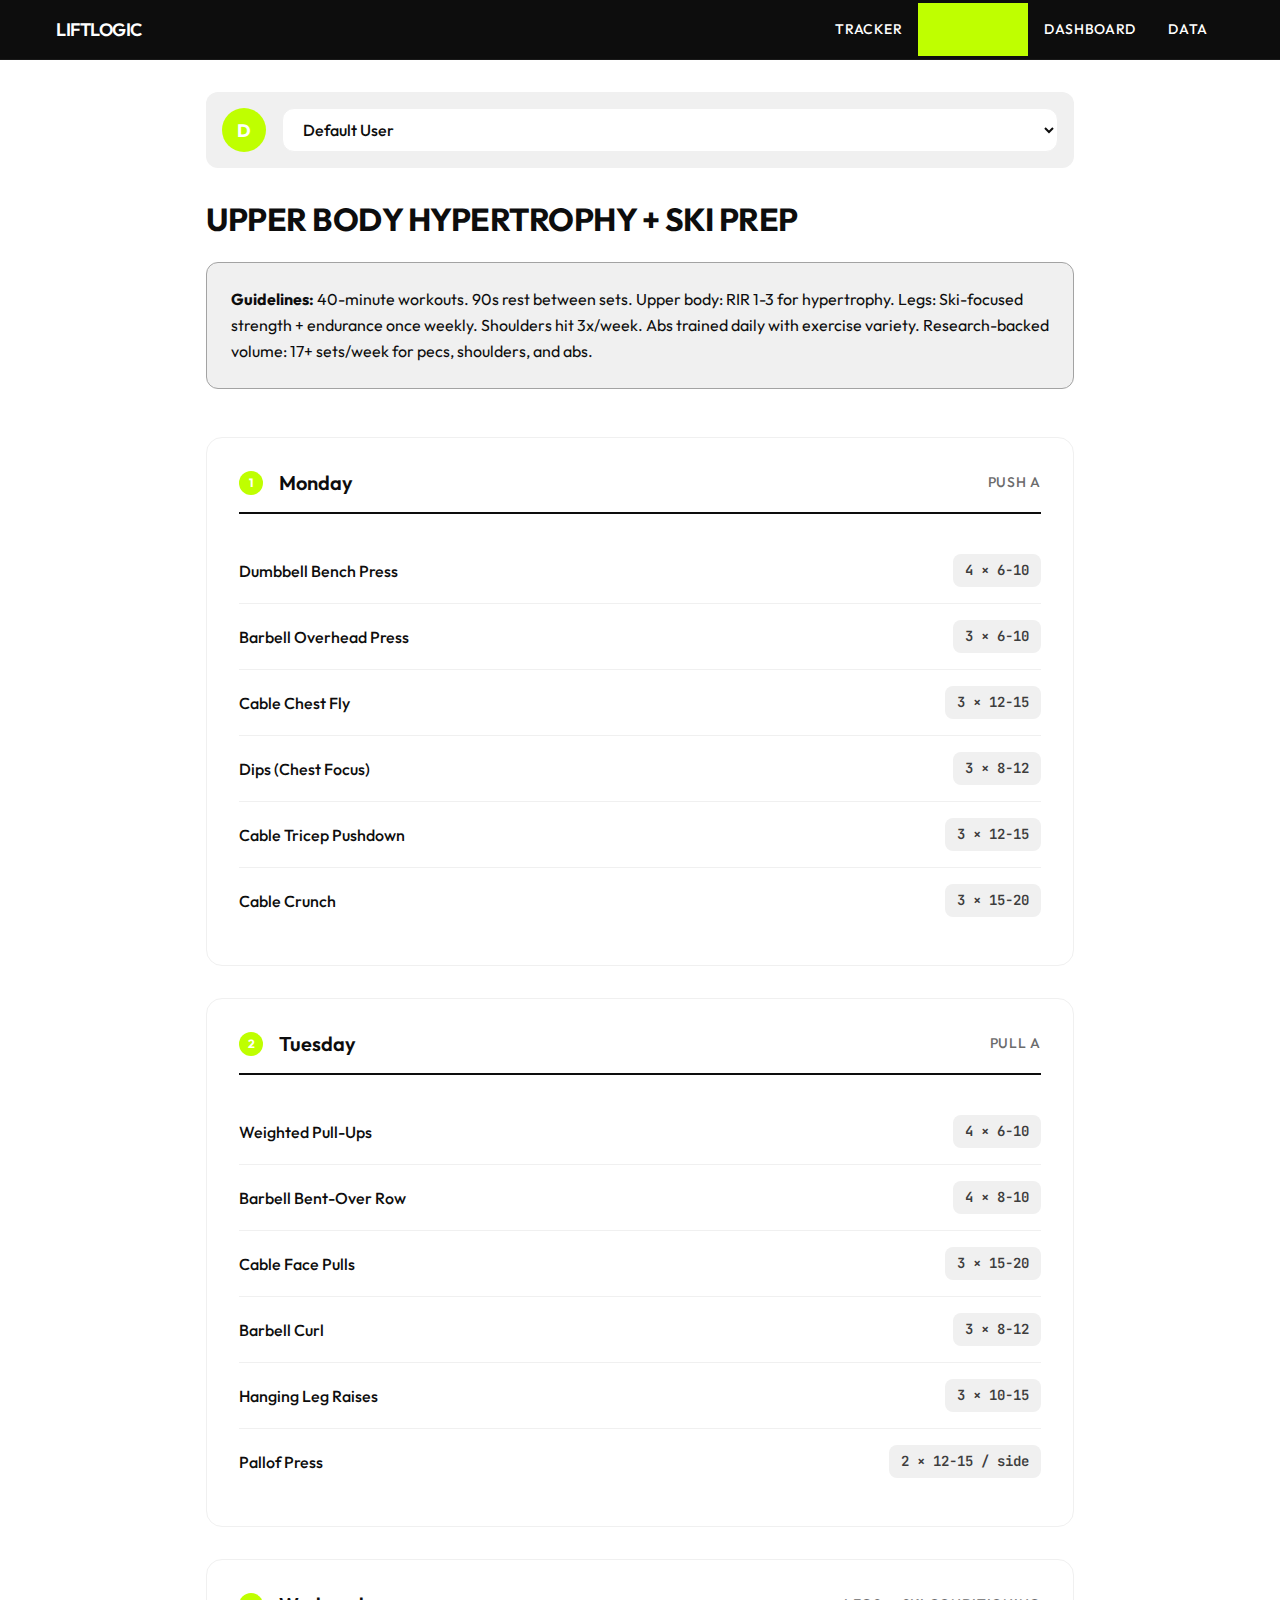
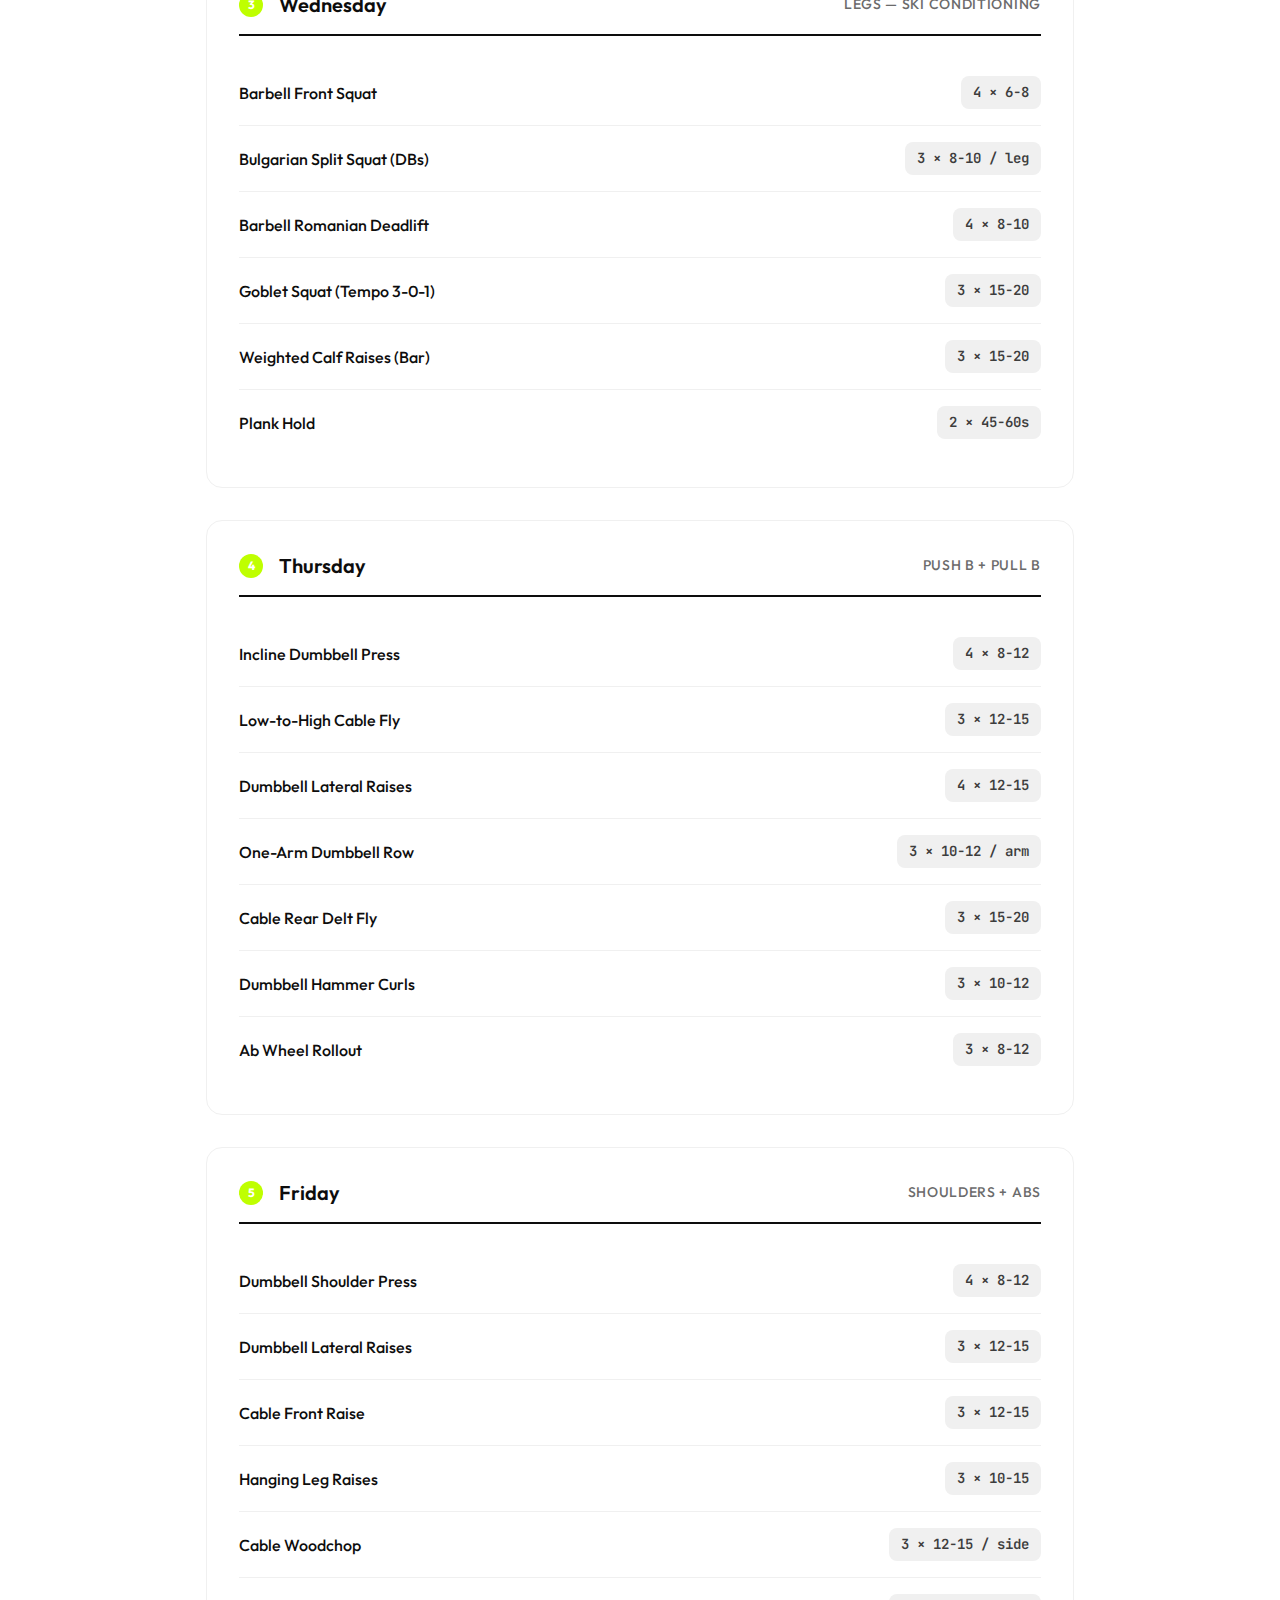
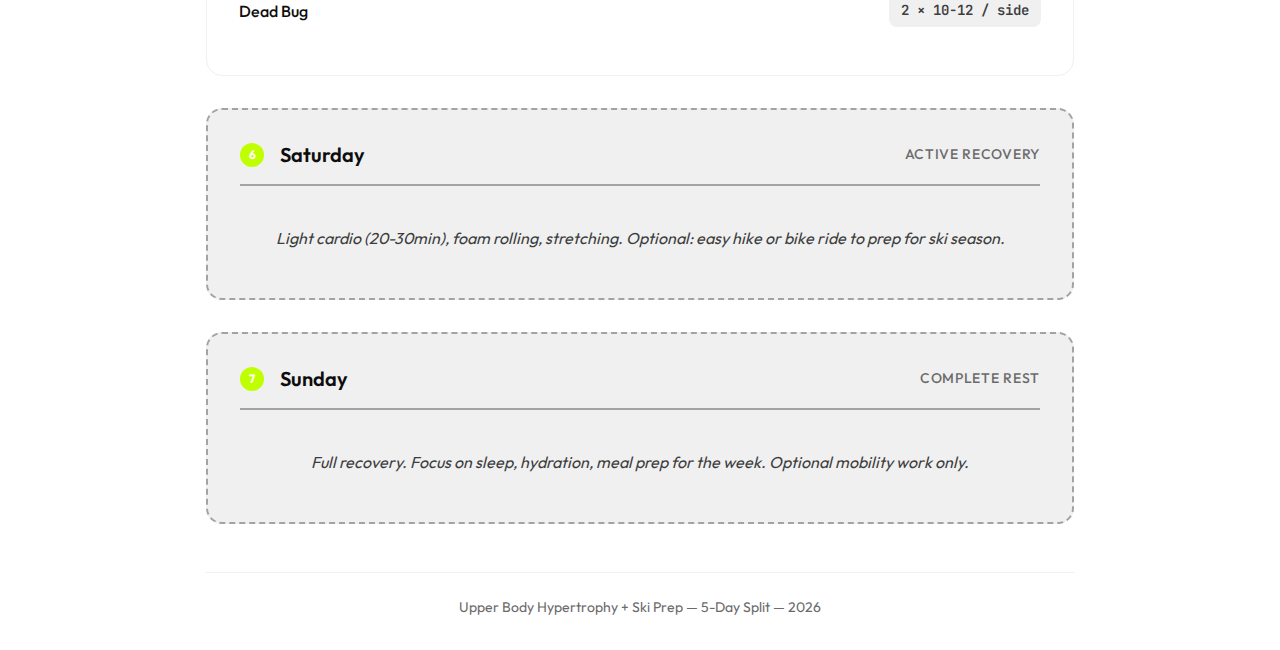
<file: schedule.html>
<!DOCTYPE html>
<html lang="en">
<head>
    <meta charset="UTF-8">
    <meta name="viewport" content="width=device-width, initial-scale=1.0">
    <title>Workout Schedule — LiftLogic</title>
    <link rel="icon" href="data:image/svg+xml,<svg xmlns=%22http://www.w3.org/2000/svg%22 viewBox=%220 0 100 100%22><text y=%22.9em%22 font-size=%2290%22>🧠</text></svg>">
    <link href="https://fonts.googleapis.com/css2?family=Outfit:wght@400;500;600;700;800&display=swap" rel="stylesheet">
    <link href="https://fonts.googleapis.com/css2?family=JetBrains+Mono:wght@500;700&display=swap" rel="stylesheet">
    <link rel="stylesheet" href="./css/theme.css">
    <link rel="stylesheet" href="./css/modal.css">
    <style>
        /* Page-specific overrides */
        body {
            font-family: var(--font-family);
            font-size: 16px;
            line-height: 1.5;
            color: var(--black);
            background: var(--white);
            -webkit-font-smoothing: antialiased;
            -moz-osx-font-smoothing: grayscale;
        }

        /* Typography Scale */
        h1 {
            font-size: 32px;
            font-weight: 700;
            line-height: 1.2;
            letter-spacing: -0.5px;
            margin-bottom: var(--space-2);
        }

        h2 {
            font-size: 20px;
            font-weight: 600;
            line-height: 1.3;
            margin-bottom: var(--space-2);
        }

        h3 {
            font-size: 16px;
            font-weight: 600;
            line-height: 1.4;
            margin-bottom: var(--space-2);
        }

        .caption {
            font-size: 14px;
            color: var(--grey-500);
            letter-spacing: 0.02em;
        }

        /* Layout */
        .container {
            max-width: 900px;
            margin: 0 auto;
            padding: var(--space-4) var(--space-2);
        }

        /* Navigation */
        nav {
            background: var(--black);
            border-bottom: 1px solid var(--grey-900);
            position: sticky;
            top: 0;
            z-index: 100;
        }

        .nav-container {
            max-width: 1200px;
            margin: 0 auto;
            display: flex;
            align-items: center;
            justify-content: space-between;
            padding: 0 var(--space-2);
        }

        .nav-brand {
            color: var(--white);
            font-size: 18px;
            font-weight: 600;
            text-decoration: none;
            padding: var(--space-2) 0;
        }

        .nav-links {
            display: flex;
            gap: 0;
        }

        .nav-link {
            color: var(--white);
            text-decoration: none;
            padding: var(--space-2) var(--space-2);
            font-size: 14px;
            font-weight: 500;
            transition: background-color 150ms ease-out;
        }

        .nav-link:hover {
            background-color: rgba(255,255,255,0.1);
        }

        .nav-link.active {
            background-color: var(--accent);
        }

        /* User Profile - Minimal */
        .user-bar {
            display: flex;
            align-items: center;
            gap: var(--space-2);
            padding: var(--space-2);
            background: var(--grey-100);
            border-radius: 12px;
            margin-bottom: var(--space-4);
        }

        .user-avatar {
            width: 44px;
            height: 44px;
            border-radius: 50%;
            background: var(--accent);
            color: var(--white);
            display: flex;
            align-items: center;
            justify-content: center;
            font-weight: 700;
            font-size: 18px;
        }

        .user-select {
            flex: 1;
        }

        .user-select select {
            width: 100%;
            height: 44px;
            padding: 0 var(--space-2);
            border: 1px solid var(--grey-100);
            border-radius: 12px;
            font-family: var(--font-family);
            font-size: 16px;
            color: var(--black);
            background: var(--white);
            transition: border-color 250ms ease-out;
        }

        .user-select select:focus {
            outline: none;
            border-color: var(--accent);
            border-width: 2px;
            padding: 0 15px;
        }

        /* Page Header */
        .page-header {
            margin-bottom: var(--space-6);
        }

        .program-info {
            background: var(--grey-100);
            border: 1px solid var(--grey-300);
            border-radius: 12px;
            padding: var(--space-3);
            margin-top: var(--space-3);
        }

        .program-info p {
            margin: 0;
            line-height: 1.6;
        }

        /* Day Cards - Clean, Scannable */
        .day-card {
            background: var(--white);
            border: 1px solid var(--grey-100);
            border-radius: 16px;
            padding: var(--space-4);
            margin-bottom: var(--space-4);
        }

        .day-header {
            display: flex;
            justify-content: space-between;
            align-items: baseline;
            margin-bottom: var(--space-3);
            padding-bottom: var(--space-2);
            border-bottom: 2px solid var(--black);
        }

        .day-title {
            font-size: 20px;
            font-weight: 600;
            color: var(--black);
            margin: 0;
        }

        .day-focus {
            font-size: 14px;
            font-weight: 500;
            color: var(--grey-500);
            text-transform: uppercase;
            letter-spacing: 0.05em;
        }

        /* Exercise List - Minimal & Scannable */
        .exercise-list {
            list-style: none;
            margin: 0;
            padding: 0;
        }

        .exercise-item {
            display: flex;
            justify-content: space-between;
            align-items: center;
            padding: var(--space-2) 0;
            border-bottom: 1px solid var(--grey-100);
            transition: background-color 150ms ease-out;
        }

        .exercise-item:last-child {
            border-bottom: none;
        }

        .exercise-name {
            font-size: 16px;
            font-weight: 500;
            color: var(--black);
            flex: 1;
        }

        .exercise-sets {
            font-size: 14px;
            font-weight: 600;
            color: var(--grey-700);
            padding: 6px 12px;
            background: var(--grey-100);
            border-radius: 8px;
            white-space: nowrap;
            margin-left: var(--space-2);
        }

        /* Rest Day - Distinct but Minimal */
        .day-card.rest {
            background: var(--grey-100);
            border: 2px dashed var(--grey-300);
        }

        .day-card.rest .day-header {
            border-bottom-color: var(--grey-300);
        }

        .rest-note {
            font-size: 16px;
            color: var(--grey-700);
            font-style: italic;
            padding: var(--space-2) 0;
            text-align: center;
        }

        /* Accent Highlights - Purposeful Use */
        .day-number {
            display: inline-flex;
            align-items: center;
            justify-content: center;
            width: 24px;
            height: 24px;
            background: var(--accent);
            color: var(--white);
            font-size: 12px;
            font-weight: 700;
            border-radius: 50%;
            margin-right: var(--space-1);
        }

        /* Footer */
        .schedule-footer {
            margin-top: var(--space-6);
            padding-top: var(--space-3);
            border-top: 1px solid var(--grey-100);
            text-align: center;
            color: var(--grey-500);
            font-size: 14px;
        }

        /* Responsive */
        @media (max-width: 768px) {
            .container {
                padding: var(--space-3) var(--space-2);
            }

            h1 {
                font-size: 28px;
            }

            .day-header {
                flex-direction: column;
                align-items: flex-start;
                gap: var(--space-1);
            }

            .exercise-item {
                flex-direction: column;
                align-items: flex-start;
                gap: var(--space-1);
            }

            .exercise-sets {
                margin-left: 0;
            }

            .nav-links {
                overflow-x: auto;
                -webkit-overflow-scrolling: touch;
            }

            .nav-link {
                white-space: nowrap;
            }
        }

        /* Accessibility */
        *:focus-visible {
            outline: 2px solid var(--accent);
            outline-offset: 2px;
        }

        /* Reduced Motion */
        @media (prefers-reduced-motion: reduce) {
            * {
                animation-duration: 0.01ms !important;
                animation-iteration-count: 1 !important;
                transition-duration: 0.01ms !important;
            }
        }

        /* High Contrast for Accessibility */
        @media (prefers-contrast: high) {
            :root {
                --grey-300: #999999;
                --grey-100: #E5E5E5;
            }
        }
    </style>
</head>
<body>
    <!-- Navigation -->
    <nav>
        <div class="nav-container">
            <a href="./index.html" class="nav-brand">LiftLogic</a>
            <div class="nav-links">
                <a href="./tracker.html" class="nav-link">Tracker</a>
                <a href="./schedule.html" class="nav-link active">Schedule</a>
                <a href="./dashboard.html" class="nav-link">Dashboard</a>
                <a href="./data-explorer.html" class="nav-link">Data</a>
            </div>
        </div>
    </nav>

    <!-- Main Content -->
    <div class="container">
        <!-- User Profile -->
        <div class="user-bar">
            <div class="user-avatar" id="userAvatar">D</div>
            <div class="user-select">
                <select id="userSelect" aria-label="Select user profile">
                    <option value="default">Default User</option>
                </select>
            </div>
        </div>

        <!-- Page Header (populated from schedule-data.js) -->
        <div class="page-header">
            <h1 id="scheduleTitle">Loading...</h1>
            <div class="program-info">
                <p><strong>Guidelines:</strong> <span id="scheduleGuidelines"></span></p>
            </div>
        </div>

        <!-- Schedule Days Container (populated from schedule-data.js) -->
        <div id="scheduleDaysContainer"></div>

        <!-- Footer -->
        <div class="schedule-footer">
            <p id="scheduleFooter"></p>
        </div>
    </div>

    <!-- Schedule data (single source of truth) -->
    <script src="./js/schedule-data.js"></script>
    <script src="./js/nav.js"></script>
    <script>
        // Populate schedule from shared data
        function populateSchedule() {
            // Set title
            document.getElementById('scheduleTitle').textContent = SCHEDULE_DATA.title;
            
            // Set guidelines
            document.getElementById('scheduleGuidelines').textContent = SCHEDULE_DATA.guidelines;
            
            // Set footer
            document.getElementById('scheduleFooter').textContent = SCHEDULE_DATA.footer;
            
            // Render day cards with h2 headings for main page
            const container = document.getElementById('scheduleDaysContainer');
            container.innerHTML = renderAllDayCards(true);
        }

        // User Profile System
        let currentUser = 'default';
        let userProfiles = {};

        function initializeUserProfiles() {
            try {
                const savedProfiles = localStorage.getItem('userProfiles');
                if (savedProfiles) {
                    userProfiles = JSON.parse(savedProfiles);
                }

                if (!userProfiles['default']) {
                    userProfiles['default'] = {
                        id: 'default',
                        name: 'Default User',
                        email: '',
                        createdAt: new Date().toISOString()
                    };
                    saveUserProfiles();
                }

                const savedCurrentUser = localStorage.getItem('currentUser');
                if (savedCurrentUser && userProfiles[savedCurrentUser]) {
                    currentUser = savedCurrentUser;
                }

                updateUserInterface();
                populateUserSelect();
            } catch (e) {
                console.error('Error initializing user profiles:', e);
            }
        }

        function saveUserProfiles() {
            try {
                localStorage.setItem('userProfiles', JSON.stringify(userProfiles));
                localStorage.setItem('currentUser', currentUser);
            } catch (e) {
                console.error('Error saving user profiles:', e);
            }
        }

        function updateUserInterface() {
            const currentUserData = userProfiles[currentUser];
            if (currentUserData) {
                document.getElementById('userAvatar').textContent = currentUserData.name.charAt(0).toUpperCase();
            }
        }

        function populateUserSelect() {
            const select = document.getElementById('userSelect');
            select.innerHTML = '';

            Object.values(userProfiles).forEach(user => {
                const option = document.createElement('option');
                option.value = user.id;
                option.textContent = user.name;
                if (user.id === currentUser) {
                    option.selected = true;
                }
                select.appendChild(option);
            });
        }

        function switchUser(userId) {
            if (userProfiles[userId]) {
                currentUser = userId;
                saveUserProfiles();
                updateUserInterface();
            }
        }

        // Initialize
        document.addEventListener('DOMContentLoaded', function() {
            // Populate schedule from shared data
            populateSchedule();
            
            initializeUserProfiles();

            document.getElementById('userSelect').addEventListener('change', (e) => {
                switchUser(e.target.value);
            });
        });
    </script>
</body>
</html>
</file>
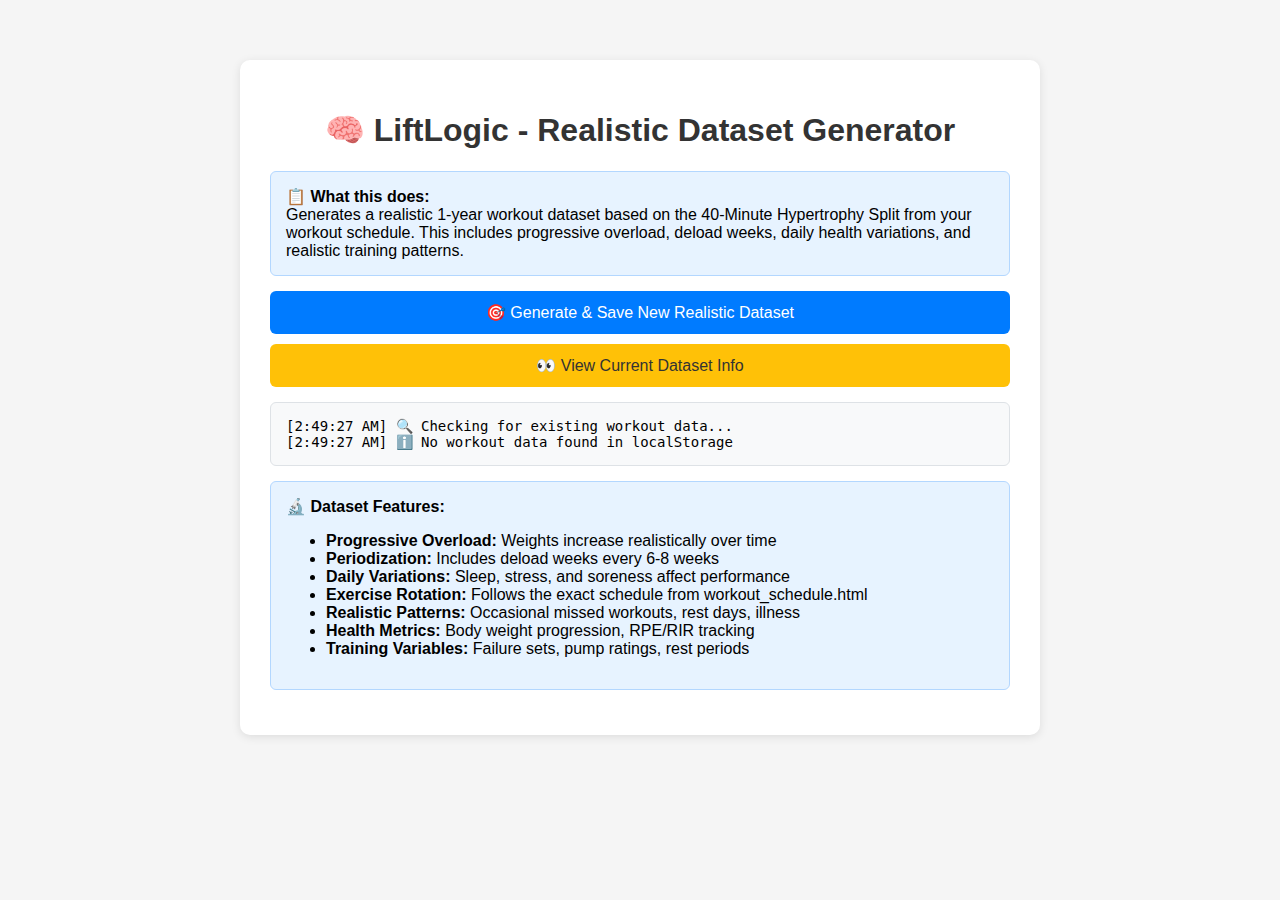
<file: dev/generate-data.html>
<!DOCTYPE html>
<html>
<head>
    <title>LiftLogic - Load Realistic Dataset</title>
    <style>
        body { 
            font-family: Arial, sans-serif; 
            max-width: 800px; 
            margin: 40px auto; 
            padding: 20px;
            background: #f5f5f5;
        }
        .container {
            background: white;
            padding: 30px;
            border-radius: 10px;
            box-shadow: 0 2px 10px rgba(0,0,0,0.1);
        }
        h1 { color: #333; text-align: center; }
        .button {
            background: #007bff;
            color: white;
            border: none;
            padding: 12px 24px;
            border-radius: 6px;
            cursor: pointer;
            font-size: 16px;
            margin: 10px 0;
            display: block;
            width: 100%;
        }
        .button:hover { background: #0056b3; }
        .success { background: #28a745; }
        .success:hover { background: #218838; }
        .warning { background: #ffc107; color: #333; }
        .warning:hover { background: #e0a800; }
        .info {
            background: #e7f3ff;
            border: 1px solid #b3d7ff;
            padding: 15px;
            border-radius: 6px;
            margin: 15px 0;
        }
        .stats {
            display: grid;
            grid-template-columns: repeat(auto-fit, minmax(200px, 1fr));
            gap: 15px;
            margin: 20px 0;
        }
        .stat-card {
            background: #f8f9fa;
            padding: 15px;
            border-radius: 6px;
            text-align: center;
        }
        .stat-value {
            font-size: 24px;
            font-weight: bold;
            color: #007bff;
        }
        .log {
            background: #f8f9fa;
            border: 1px solid #dee2e6;
            padding: 15px;
            border-radius: 6px;
            max-height: 300px;
            overflow-y: auto;
            font-family: monospace;
            font-size: 14px;
            margin: 15px 0;
        }
    </style>
</head>
<body>
    <div class="container">
        <h1>🧠 LiftLogic - Realistic Dataset Generator</h1>
        
        <div class="info">
            <strong>📋 What this does:</strong><br>
            Generates a realistic 1-year workout dataset based on the 40-Minute Hypertrophy Split from your workout schedule. 
            This includes progressive overload, deload weeks, daily health variations, and realistic training patterns.
        </div>
        
        <div class="stats" id="stats" style="display: none;">
            <div class="stat-card">
                <div class="stat-value" id="workoutCount">0</div>
                <div>Total Workouts</div>
            </div>
            <div class="stat-card">
                <div class="stat-value" id="exerciseCount">0</div>
                <div>Total Exercises</div>
            </div>
            <div class="stat-card">
                <div class="stat-value" id="dateRange">-</div>
                <div>Date Range</div>
            </div>
            <div class="stat-card">
                <div class="stat-value" id="dataSize">0 KB</div>
                <div>Data Size</div>
            </div>
        </div>
        
        <button class="button" onclick="generateAndSave()">
            🎯 Generate & Save New Realistic Dataset
        </button>
        
        <button class="button warning" onclick="viewCurrentData()">
            👀 View Current Dataset Info
        </button>
        
        <button class="button success" onclick="openDashboard()" style="display: none;" id="dashboardBtn">
            📊 Open Dashboard to View Data
        </button>
        
        <div class="log" id="log"></div>
        
        <div class="info">
            <strong>🔬 Dataset Features:</strong>
            <ul>
                <li><strong>Progressive Overload:</strong> Weights increase realistically over time</li>
                <li><strong>Periodization:</strong> Includes deload weeks every 6-8 weeks</li>
                <li><strong>Daily Variations:</strong> Sleep, stress, and soreness affect performance</li>
                <li><strong>Exercise Rotation:</strong> Follows the exact schedule from workout_schedule.html</li>
                <li><strong>Realistic Patterns:</strong> Occasional missed workouts, rest days, illness</li>
                <li><strong>Health Metrics:</strong> Body weight progression, RPE/RIR tracking</li>
                <li><strong>Training Variables:</strong> Failure sets, pump ratings, rest periods</li>
            </ul>
        </div>
    </div>

    <script src="generate-data.js"></script>
    <script>
        function log(message) {
            const logDiv = document.getElementById('log');
            const timestamp = new Date().toLocaleTimeString();
            logDiv.innerHTML += `[${timestamp}] ${message}<br>`;
            logDiv.scrollTop = logDiv.scrollHeight;
            console.log(message);
        }

        function generateAndSave() {
            log('🚀 Starting realistic dataset generation...');
            
            try {
                const startTime = performance.now();
                const workouts = generateRealisticDataset();
                const endTime = performance.now();
                
                log(`✅ Generated ${workouts.length} workouts in ${Math.round(endTime - startTime)}ms`);
                
                // Save to localStorage
                localStorage.setItem('workouts', JSON.stringify(workouts));
                log('💾 Saved dataset to localStorage');
                
                // Calculate statistics
                const totalExercises = workouts.reduce((sum, w) => sum + w.exercises.length, 0);
                const totalSets = workouts.reduce((sum, w) => 
                    sum + w.exercises.reduce((exSum, ex) => exSum + (ex.sets ? ex.sets.length : 1), 0), 0);
                
                const dates = workouts.map(w => w.dailyInfo.currentDate).sort();
                const dateRange = `${dates[0]} to ${dates[dates.length - 1]}`;
                
                const dataSize = Math.round(JSON.stringify(workouts).length / 1024);
                
                log(`📊 Dataset Stats:`);
                log(`   • ${workouts.length} workouts`);
                log(`   • ${totalExercises} exercises`);
                log(`   • ${totalSets} total sets`);
                log(`   • ${dateRange}`);
                log(`   • ${dataSize} KB data size`);
                
                // Update UI
                document.getElementById('workoutCount').textContent = workouts.length;
                document.getElementById('exerciseCount').textContent = totalExercises;
                document.getElementById('dateRange').textContent = dateRange;
                document.getElementById('dataSize').textContent = `${dataSize} KB`;
                document.getElementById('stats').style.display = 'grid';
                document.getElementById('dashboardBtn').style.display = 'block';
                
                log('🎉 Dataset generation complete! You can now view it in the dashboard.');
                
            } catch (error) {
                log(`❌ Error generating dataset: ${error.message}`);
                console.error(error);
            }
        }

        function viewCurrentData() {
            try {
                const workouts = JSON.parse(localStorage.getItem('workouts') || '[]');
                
                if (workouts.length === 0) {
                    log('ℹ️ No workout data found in localStorage');
                    return;
                }
                
                log(`📋 Current Dataset Info:`);
                log(`   • ${workouts.length} workouts stored`);
                
                if (workouts.length > 0) {
                    const totalExercises = workouts.reduce((sum, w) => sum + w.exercises.length, 0);
                    const dates = workouts.map(w => w.dailyInfo.currentDate).sort();
                    const dateRange = `${dates[0]} to ${dates[dates.length - 1]}`;
                    const dataSize = Math.round(JSON.stringify(workouts).length / 1024);
                    
                    log(`   • ${totalExercises} total exercises`);
                    log(`   • Date range: ${dateRange}`);
                    log(`   • Data size: ${dataSize} KB`);
                    
                    // Show sample workout
                    const sampleWorkout = workouts[Math.floor(Math.random() * workouts.length)];
                    log(`   • Sample workout: ${sampleWorkout.dailyInfo.currentDate} - ${sampleWorkout.exercises.length} exercises`);
                    log(`     - ${sampleWorkout.exercises.map(e => e.kind).join(', ')}`);
                    
                    // Update UI
                    document.getElementById('workoutCount').textContent = workouts.length;
                    document.getElementById('exerciseCount').textContent = totalExercises;
                    document.getElementById('dateRange').textContent = dateRange;
                    document.getElementById('dataSize').textContent = `${dataSize} KB`;
                    document.getElementById('stats').style.display = 'grid';
                    document.getElementById('dashboardBtn').style.display = 'block';
                }
                
            } catch (error) {
                log(`❌ Error reading current data: ${error.message}`);
                console.error(error);
            }
        }

        function openDashboard() {
            window.open('dashboard.html', '_blank');
        }

        // Auto-check for existing data on page load
        window.addEventListener('load', () => {
            log('🔍 Checking for existing workout data...');
            viewCurrentData();
        });
    </script>
</body>
</html>
</file>
<file: css/theme.css>
/**
 * LiftLogic Design System
 * Shared theme variables and base styles
 */

/* ========================================
   DESIGN TOKENS
   ======================================== */

:root {
    /* Color Palette - Dark athletic theme */
    --black: #0D0D0D;
    --white: #FFFFFF;
    --grey-900: #1A1A1A;
    --grey-800: #252525;
    --grey-700: #3D3D3D;
    --grey-500: #6B6B6B;
    --grey-300: #A3A3A3;
    --grey-100: #F0F0F0;
    --grey-50: #F8F8F8;

    /* Accent - Electric lime for energy */
    --accent: #BFFF00;
    --accent-dim: #9ACC00;
    --accent-glow: rgba(191, 255, 0, 0.15);

    /* Secondary accent */
    --accent-blue: #00D4FF;

    /* Functional */
    --success: #00E676;
    --warning: #FFD740;
    --error: #FF5252;

    /* Volume status colors */
    --volume-optimal: #00E676;
    --volume-low: #FFD740;
    --volume-high: #FF5252;

    /* Spacing Scale (8pt grid) */
    --space-1: 8px;
    --space-2: 16px;
    --space-3: 24px;
    --space-4: 32px;
    --space-6: 48px;
    --space-8: 64px;

    /* Typography */
    --font-family: 'Outfit', -apple-system, BlinkMacSystemFont, system-ui, sans-serif;
    --font-mono: 'JetBrains Mono', 'SF Mono', monospace;

    /* Borders */
    --radius-sm: 6px;
    --radius-md: 10px;
    --radius-lg: 16px;
    --radius-full: 100px;

    /* Shadows */
    --shadow-sm: 0 1px 3px rgba(0,0,0,0.04);
    --shadow-md: 0 4px 12px rgba(0,0,0,0.08);
    --shadow-lg: 0 8px 24px rgba(0,0,0,0.12);
    --shadow-glow: 0 0 20px var(--accent-glow);
}

/* ========================================
   RESET & BASE
   ======================================== */

* {
    box-sizing: border-box;
    margin: 0;
    padding: 0;
}

html {
    font-size: 16px;
    -webkit-font-smoothing: antialiased;
    -moz-osx-font-smoothing: grayscale;
}

body {
    font-family: var(--font-family);
    font-size: 1rem;
    line-height: 1.5;
    color: var(--black);
    background: linear-gradient(180deg, var(--grey-100) 0%, var(--grey-50) 100%);
    min-height: 100vh;
}

/* ========================================
   TYPOGRAPHY
   ======================================== */

h1 {
    font-size: 28px;
    font-weight: 800;
    line-height: 1.1;
    letter-spacing: -0.5px;
    margin-bottom: var(--space-2);
    text-transform: uppercase;
}

h2 {
    font-size: 12px;
    font-weight: 700;
    line-height: 1.3;
    margin-bottom: var(--space-2);
    text-transform: uppercase;
    letter-spacing: 0.15em;
    color: var(--grey-500);
}

h3 {
    font-size: 14px;
    font-weight: 700;
    text-transform: uppercase;
    letter-spacing: 0.1em;
    color: var(--black);
}

.caption {
    font-size: 12px;
    color: var(--grey-500);
    letter-spacing: 0.02em;
}

.mono {
    font-family: var(--font-mono);
}

/* ========================================
   LAYOUT
   ======================================== */

.container {
    max-width: 1400px;
    margin: 0 auto;
    padding: var(--space-3) var(--space-2);
}

.container--narrow {
    max-width: 800px;
}

/* ========================================
   NAVIGATION
   ======================================== */

nav {
    background: var(--black);
    position: sticky;
    top: 0;
    z-index: 100;
}

.nav-container {
    max-width: 1400px;
    margin: 0 auto;
    display: flex;
    align-items: center;
    justify-content: space-between;
    padding: 0 var(--space-2);
}

.nav-brand {
    color: var(--accent);
    font-size: 16px;
    font-weight: 800;
    text-decoration: none;
    padding: var(--space-2) 0;
    letter-spacing: -0.5px;
    text-transform: uppercase;
}

.nav-links {
    display: flex;
    gap: 0;
}

.nav-link {
    color: var(--grey-300);
    text-decoration: none;
    padding: var(--space-2) var(--space-2);
    font-size: 13px;
    font-weight: 600;
    text-transform: uppercase;
    letter-spacing: 0.05em;
    transition: all 150ms ease-out;
    border: none;
    background: none;
    cursor: pointer;
    font-family: var(--font-family);
}

.nav-link:hover {
    color: var(--white);
}

.nav-link.active {
    color: var(--accent);
}

/* ========================================
   CARDS
   ======================================== */

.card {
    background: var(--white);
    border-radius: var(--radius-lg);
    padding: var(--space-3);
    margin-bottom: var(--space-3);
    box-shadow: var(--shadow-sm);
}

.card--dark {
    background: var(--black);
    color: var(--white);
}

.card--dark h2 {
    color: var(--grey-500);
}

/* ========================================
   BUTTONS
   ======================================== */

.btn {
    display: inline-flex;
    align-items: center;
    justify-content: center;
    gap: var(--space-1);
    height: 48px;
    padding: 0 var(--space-3);
    border: none;
    border-radius: var(--radius-md);
    font-family: var(--font-family);
    font-size: 13px;
    font-weight: 700;
    text-transform: uppercase;
    letter-spacing: 0.05em;
    cursor: pointer;
    transition: all 150ms ease-out;
    text-decoration: none;
}

.btn--primary {
    background: var(--black);
    color: var(--accent);
}

.btn--primary:hover {
    transform: translateY(-2px);
    box-shadow: var(--shadow-lg);
}

.btn--secondary {
    background: var(--grey-100);
    color: var(--black);
}

.btn--secondary:hover {
    background: var(--grey-300);
}

.btn--accent {
    background: var(--accent);
    color: var(--black);
}

.btn--accent:hover {
    background: var(--accent-dim);
}

.btn--small {
    height: 36px;
    padding: 0 var(--space-2);
    font-size: 11px;
}

.btn--icon {
    width: 48px;
    padding: 0;
}

/* ========================================
   FORMS
   ======================================== */

.input,
.select,
input[type="text"],
input[type="number"],
input[type="date"],
input[type="time"],
select {
    height: 48px;
    padding: 0 var(--space-2);
    border: 2px solid var(--grey-100);
    border-radius: var(--radius-md);
    font-family: var(--font-family);
    font-size: 14px;
    font-weight: 500;
    color: var(--black);
    background: var(--white);
    transition: all 200ms ease-out;
}

.input:focus,
.select:focus,
input:focus,
select:focus {
    outline: none;
    border-color: var(--accent);
}

.input--dark,
.select--dark {
    background: var(--grey-800);
    border-color: var(--grey-700);
    color: var(--white);
}

label {
    display: block;
    font-size: 10px;
    font-weight: 700;
    text-transform: uppercase;
    letter-spacing: 0.1em;
    color: var(--grey-500);
    margin-bottom: 4px;
}

/* ========================================
   STAT CARDS
   ======================================== */

.stats-grid {
    display: grid;
    grid-template-columns: repeat(4, 1fr);
    gap: var(--space-2);
    margin-bottom: var(--space-3);
}

.stat-card {
    background: var(--black);
    border-radius: var(--radius-lg);
    padding: var(--space-3);
    text-align: center;
    position: relative;
    overflow: hidden;
}

.stat-card::before {
    content: '';
    position: absolute;
    top: 0;
    left: 0;
    right: 0;
    bottom: 0;
    background: linear-gradient(135deg, var(--accent-glow) 0%, transparent 50%);
    pointer-events: none;
}

.stat-number {
    font-family: var(--font-mono);
    font-size: 36px;
    font-weight: 700;
    letter-spacing: -2px;
    color: var(--white);
    line-height: 1;
}

.stat-label {
    font-size: 10px;
    color: var(--grey-500);
    text-transform: uppercase;
    letter-spacing: 0.15em;
    margin-top: var(--space-1);
}

.stat-card.accent .stat-number {
    color: var(--accent);
    text-shadow: 0 0 30px var(--accent-glow);
}

/* ========================================
   STATUS BADGES
   ======================================== */

.badge {
    display: inline-flex;
    align-items: center;
    gap: 4px;
    padding: 4px 10px;
    border-radius: var(--radius-full);
    font-size: 10px;
    font-weight: 700;
    text-transform: uppercase;
    letter-spacing: 0.05em;
}

.badge--success {
    background: rgba(0, 230, 118, 0.15);
    color: var(--success);
}

.badge--warning {
    background: rgba(255, 215, 64, 0.15);
    color: #E6A800;
}

.badge--error {
    background: rgba(255, 82, 82, 0.15);
    color: var(--error);
}

.badge--accent {
    background: var(--accent);
    color: var(--black);
}

/* ========================================
   TABLES
   ======================================== */

.table {
    width: 100%;
    border-collapse: collapse;
}

.table thead {
    border-bottom: 2px solid var(--grey-100);
}

.table th {
    font-size: 10px;
    font-weight: 700;
    text-transform: uppercase;
    letter-spacing: 0.1em;
    color: var(--grey-500);
    text-align: left;
    padding: var(--space-2) var(--space-1);
}

.table td {
    padding: var(--space-2) var(--space-1);
    border-bottom: 1px solid var(--grey-100);
    font-size: 13px;
}

.table tr:last-child td {
    border-bottom: none;
}

.table td.mono {
    font-family: var(--font-mono);
    font-weight: 700;
}

/* ========================================
   UTILITIES
   ======================================== */

.text-center { text-align: center; }
.text-right { text-align: right; }
.text-accent { color: var(--accent); }
.text-success { color: var(--success); }
.text-warning { color: #E6A800; }
.text-error { color: var(--error); }
.text-muted { color: var(--grey-500); }

.mb-1 { margin-bottom: var(--space-1); }
.mb-2 { margin-bottom: var(--space-2); }
.mb-3 { margin-bottom: var(--space-3); }
.mb-4 { margin-bottom: var(--space-4); }

.mt-1 { margin-top: var(--space-1); }
.mt-2 { margin-top: var(--space-2); }
.mt-3 { margin-top: var(--space-3); }

/* ========================================
   RESPONSIVE
   ======================================== */

@media (max-width: 768px) {
    .container {
        padding: var(--space-2);
        padding-bottom: 80px; /* Space for bottom nav */
    }

    .stats-grid {
        grid-template-columns: 1fr 1fr;
    }

    h1 {
        font-size: 24px;
    }

    .stat-number {
        font-size: 28px;
    }

    /* Hide top nav links on mobile */
    .nav-links {
        display: none;
    }

    .btn {
        height: 44px;
        font-size: 12px;
    }

    /* Show bottom nav on mobile */
    .bottom-nav {
        display: flex;
    }
}

/* ========================================
   BOTTOM NAVIGATION (Mobile)
   ======================================== */

.bottom-nav {
    display: none; /* Hidden on desktop */
    position: fixed;
    bottom: 0;
    left: 0;
    right: 0;
    background: var(--black);
    border-top: 1px solid var(--grey-800);
    padding: var(--space-1) 0;
    padding-bottom: calc(var(--space-1) + env(safe-area-inset-bottom, 0));
    z-index: 1000;
    justify-content: space-around;
}

.bottom-nav-item {
    display: flex;
    flex-direction: column;
    align-items: center;
    gap: 2px;
    padding: var(--space-1) var(--space-2);
    text-decoration: none;
    color: var(--grey-500);
    transition: all 150ms ease-out;
    border: none;
    background: none;
    cursor: pointer;
    font-family: var(--font-family);
}

.bottom-nav-item:hover,
.bottom-nav-item:focus {
    color: var(--grey-300);
}

.bottom-nav-item.active {
    color: var(--accent);
}

.bottom-nav-icon {
    font-size: 20px;
    line-height: 1;
}

.bottom-nav-label {
    font-size: 10px;
    font-weight: 700;
    text-transform: uppercase;
    letter-spacing: 0.05em;
}
</file>
<file: css/modal.css>
/**
 * LiftLogic Modal Styles
 * Schedule modal and overlay components
 */

/* ========================================
   MODAL BASE
   ======================================== */

.modal {
    display: none;
    position: fixed;
    top: 0;
    left: 0;
    width: 100%;
    height: 100%;
    background: rgba(0, 0, 0, 0.85);
    z-index: 1000;
    animation: modalFadeIn 250ms ease-out;
}

.modal.open {
    display: flex;
    align-items: center;
    justify-content: center;
}

.modal-content {
    background: var(--white);
    border-radius: var(--radius-lg);
    max-width: 900px;
    max-height: 90vh;
    width: 90%;
    overflow-y: auto;
    position: relative;
    animation: modalSlideUp 250ms ease-out;
}

@keyframes modalFadeIn {
    from { opacity: 0; }
    to { opacity: 1; }
}

@keyframes modalSlideUp {
    from {
        opacity: 0;
        transform: translateY(20px);
    }
    to {
        opacity: 1;
        transform: translateY(0);
    }
}

.modal-header {
    position: sticky;
    top: 0;
    background: var(--white);
    padding: var(--space-3);
    border-bottom: 1px solid var(--grey-100);
    display: flex;
    justify-content: space-between;
    align-items: center;
    z-index: 10;
}

.modal-header h2 {
    margin: 0;
    font-size: 18px;
    font-weight: 700;
    text-transform: none;
    letter-spacing: -0.5px;
    color: var(--black);
}

.modal-close {
    background: none;
    border: none;
    font-size: 28px;
    cursor: pointer;
    color: var(--black);
    padding: 0;
    width: 36px;
    height: 36px;
    display: flex;
    align-items: center;
    justify-content: center;
    border-radius: 50%;
    transition: background 150ms ease-out;
}

.modal-close:hover {
    background: var(--grey-100);
}

.modal-body {
    padding: var(--space-4) var(--space-3);
}

/* ========================================
   SCHEDULE MODAL (Legacy class names)
   ======================================== */

.schedule-modal {
    display: none;
    position: fixed;
    top: 0;
    left: 0;
    width: 100%;
    height: 100%;
    background: rgba(0, 0, 0, 0.85);
    z-index: 1000;
    animation: modalFadeIn 250ms ease-out;
}

.schedule-modal.open {
    display: flex;
    align-items: center;
    justify-content: center;
}

.schedule-modal-content {
    background: var(--white);
    border-radius: var(--radius-lg);
    max-width: 900px;
    max-height: 90vh;
    width: 90%;
    overflow-y: auto;
    position: relative;
    animation: modalSlideUp 250ms ease-out;
}

.schedule-modal-header {
    position: sticky;
    top: 0;
    background: var(--white);
    padding: var(--space-3);
    border-bottom: 1px solid var(--grey-100);
    display: flex;
    justify-content: space-between;
    align-items: center;
    z-index: 10;
}

.schedule-close-btn {
    background: none;
    border: none;
    font-size: 28px;
    cursor: pointer;
    color: var(--black);
    padding: 0;
    width: 36px;
    height: 36px;
    display: flex;
    align-items: center;
    justify-content: center;
    border-radius: 50%;
    transition: background 150ms ease-out;
}

.schedule-close-btn:hover {
    background: var(--grey-100);
}

.schedule-modal-body {
    padding: var(--space-4) var(--space-3);
}

/* ========================================
   DAY CARDS
   ======================================== */

.day-card {
    background: var(--white);
    border: 1px solid var(--grey-100);
    border-radius: var(--radius-lg);
    padding: var(--space-4);
    margin-bottom: var(--space-3);
}

.day-header {
    display: flex;
    justify-content: space-between;
    align-items: baseline;
    margin-bottom: var(--space-2);
    padding-bottom: var(--space-2);
    border-bottom: 2px solid var(--black);
}

.day-title {
    font-size: 16px;
    font-weight: 700;
    color: var(--black);
    margin: 0;
    display: flex;
    align-items: center;
    gap: var(--space-1);
    text-transform: none;
    letter-spacing: 0;
}

.day-number {
    display: inline-flex;
    align-items: center;
    justify-content: center;
    width: 24px;
    height: 24px;
    background: var(--accent);
    color: var(--black);
    font-size: 12px;
    font-weight: 800;
    border-radius: 50%;
}

.day-focus {
    font-size: 11px;
    font-weight: 700;
    color: var(--grey-500);
    text-transform: uppercase;
    letter-spacing: 0.1em;
}

/* ========================================
   EXERCISE LIST
   ======================================== */

.exercise-list {
    list-style: none;
    margin: 0;
    padding: 0;
}

.exercise-item {
    display: flex;
    justify-content: space-between;
    align-items: center;
    padding: 12px 0;
    border-bottom: 1px solid var(--grey-100);
}

.exercise-item:last-child {
    border-bottom: none;
}

.exercise-name {
    font-size: 14px;
    font-weight: 500;
    color: var(--black);
    flex: 1;
}

.exercise-sets {
    font-family: var(--font-mono);
    font-size: 12px;
    font-weight: 700;
    color: var(--grey-700);
    padding: 4px 12px;
    background: var(--grey-100);
    border-radius: var(--radius-sm);
    white-space: nowrap;
    margin-left: var(--space-2);
}

/* ========================================
   REST DAY VARIANT
   ======================================== */

.day-card.rest {
    background: var(--grey-50);
    border: 2px dashed var(--grey-300);
}

.day-card.rest .day-header {
    border-bottom-color: var(--grey-300);
}

.rest-note {
    font-size: 14px;
    color: var(--grey-500);
    font-style: italic;
    padding: var(--space-2) 0;
    text-align: center;
    margin: 0;
}

/* ========================================
   DATA HEALTH BADGE
   ======================================== */

.data-health-badge {
    display: inline-flex;
    align-items: center;
    justify-content: center;
    width: 16px;
    height: 16px;
    background: var(--error);
    color: var(--white);
    font-size: 10px;
    font-weight: 700;
    border-radius: 50%;
    margin-left: 4px;
    vertical-align: middle;
}
</file>
